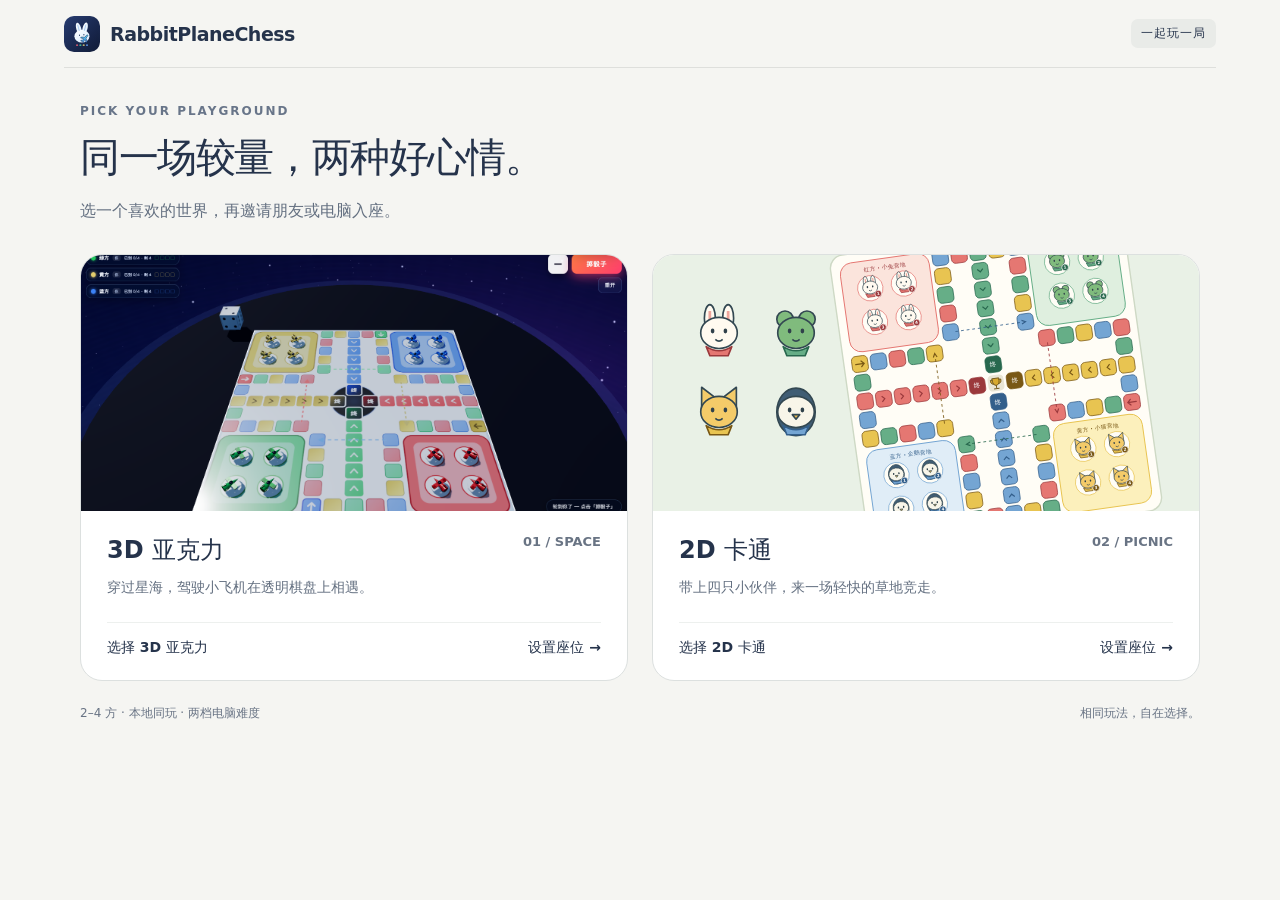
<file: public/index.html>
<!DOCTYPE html>
<html lang="zh-CN" >
<head data-page-node-id="CN0PFpDUi3VPwyFYzVptZN">
<meta charset="UTF-8" data-page-node-id="z6QvpEC3rksrD74TfRp0Hz">
<meta name="viewport" content="width=device-width, initial-scale=1.0" data-page-node-id="Oe6qfv09uklNiKjChewLHi">
<title>RabbitPlaneChess</title>
<meta name="application-name" content="RabbitPlaneChess">
<meta name="description" content="RabbitPlaneChess — 与朋友或电脑一起起飞的飞行棋游戏。">
<meta name="theme-color" content="#f5f5f2">
<meta name="apple-mobile-web-app-title" content="RabbitPlaneChess">
<meta name="apple-mobile-web-app-capable" content="yes">
<meta name="apple-mobile-web-app-status-bar-style" content="black-translucent">
<link rel="manifest" href="./manifest.webmanifest">
<link rel="icon" type="image/svg+xml" href="./icons/icon.svg">
<link rel="icon" type="image/png" sizes="32x32" href="./icons/icon-32.png">
<link rel="apple-touch-icon" sizes="180x180" href="./icons/apple-touch-icon.png">
<link rel="stylesheet" href="./styles/app.css">
</head><body>
<header id="header"><a class="brand" href="/" id="brandHome"><img src="./icons/icon.svg" alt="">RabbitPlaneChess</a><span id="themeTag" class="tag">一起玩一局</span><button id="homeButton" hidden>← 主题首页</button></header>
<main id="home" hidden><div class="eyebrow">PICK YOUR PLAYGROUND</div><h1>同一场较量，两种好心情。</h1><p>选一个喜欢的世界，再邀请朋友或电脑入座。</p><div id="themeCards" class="cards"></div><footer><span>2–4 方 · 本地同玩 · 两档电脑难度</span><span>相同玩法，自在选择。</span></footer><p id="routeMessage" role="status"></p></main>
<main id="setup" hidden><div class="setup-title"><div><span id="setupTheme" class="eyebrow"></span><h1>谁来一起玩？</h1></div><span class="tag">01 选主题 / 02 设座位</span></div><p>每种颜色独立设置，至少开启两方。</p><div class="setup-box"><div id="seats"></div><div class="setup-options"><span id="setupCount" role="status"></span><button id="testButton"></button></div><button id="startButton" class="primary wide">开始游戏 →</button><p class="rules" id="rulesText"></p></div></main>
<main id="game" hidden><div id="sceneHost"></div><aside id="playerPanel"><div class="eyebrow">本场玩家</div><div id="players"></div></aside><aside id="controls"><section class="panel"><span class="eyebrow" id="turnType"></span><h2 id="turnText"></h2><div id="diceFace" aria-label="尚未掷骰">—</div><button id="rollButton" class="primary wide" aria-keyshortcuts="Enter">掷骰子</button><p id="hint" role="status" aria-live="polite"></p><div id="pickPanel" aria-label="选择独立棋子"></div></section><section id="tips" class="panel"><div class="eyebrow">小小提示</div><p id="tipText"></p></section><div id="viewControls"><button data-view="tilt" class="on">3D</button><button data-view="top">俯视</button><button data-view="follow">跟随：关</button></div><div class="game-actions"><button id="backSetup">返回设置</button><button id="restartButton">重开一局</button></div></aside></main>
<div id="loading" hidden role="status"><div class="panel"><h2>正在准备棋盘…</h2><p>RabbitPlaneChess</p><button id="cancelLoad">返回设置</button></div></div>
<dialog id="result"><div class="eyebrow">本场名次</div><h1 id="winner"></h1><div id="ranking"></div><button id="againButton" class="primary wide">再来一局</button><button id="resultSetup" class="wide">返回设置</button><button id="resultHome" class="wide">主题首页</button></dialog>
<script type="module" src="./js/app.js"></script>
</body></html>
</file>
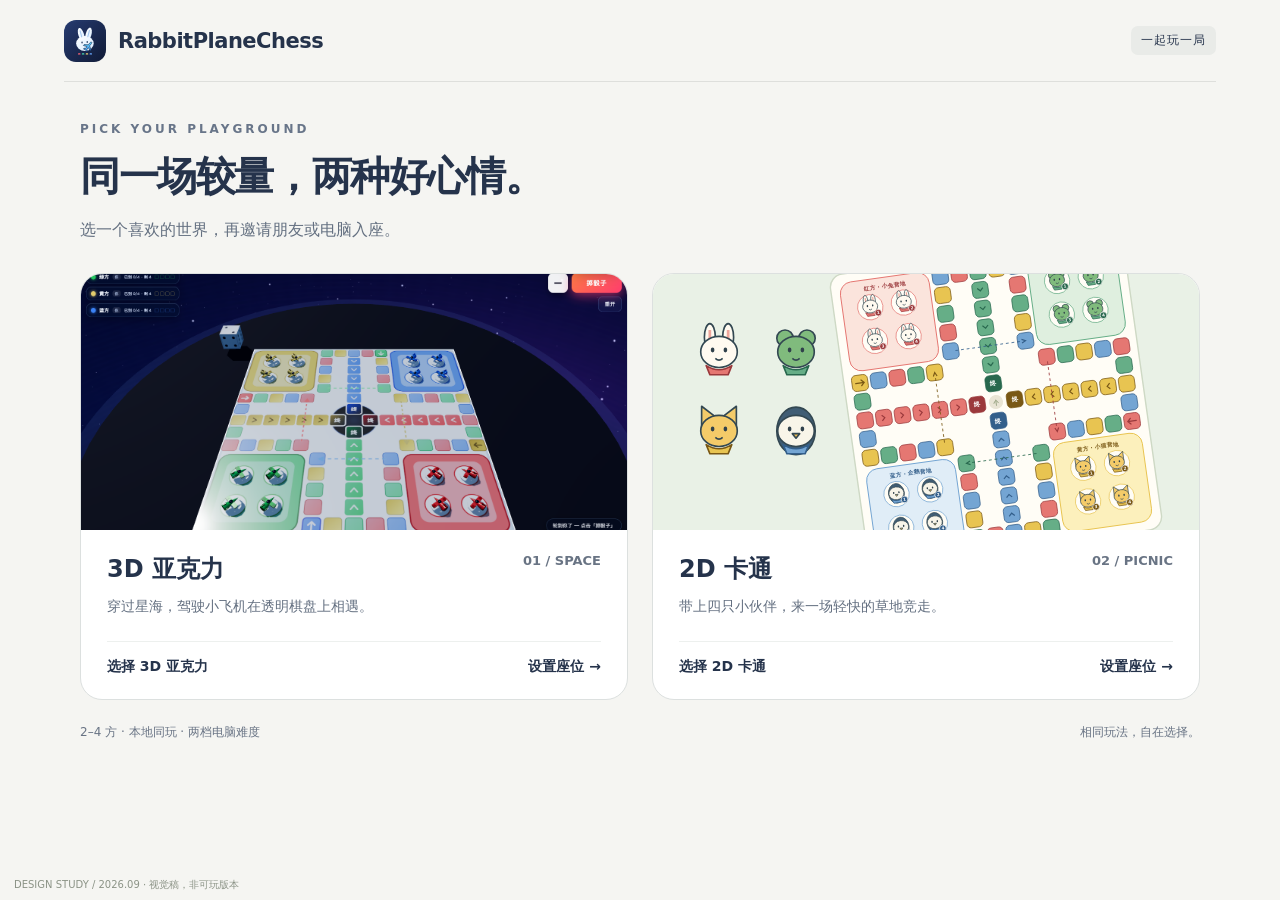
<file: docs/theme-design/index.html>
<!doctype html>
<html lang="zh-CN"><meta charset="utf-8"><meta name="viewport" content="width=device-width,initial-scale=1"><title>RabbitPlaneChess · 主题设计稿</title>
<style>
*{box-sizing:border-box}body{margin:0;background:#f5f5f2;color:#25334b;font-family:"PingFang SC",system-ui,sans-serif}button,a{font:inherit}button{cursor:pointer}button:focus-visible,a:focus-visible{outline:3px solid #397ac7;outline-offset:4px}button{color:inherit;border:1px solid #dce0df;background:white;border-radius:12px;padding:10px 18px}header{height:82px;margin:0 5%;display:flex;align-items:center;justify-content:space-between;border-bottom:1px solid #dedfdc}.brand{display:flex;gap:12px;align-items:center;font-weight:800;letter-spacing:-.5px;font-size:21px}.brand img{width:42px;border-radius:12px}.muted{color:#697484;font-size:13px}.tag{font-size:12px;padding:6px 10px;border-radius:7px;background:#e9ebe8;letter-spacing:1px}.home{max-width:1120px;margin:36px auto}.eyebrow{font-size:12px;letter-spacing:3px;font-weight:700;color:#687589}h1{font-size:40px;letter-spacing:-1.4px;margin:12px 0}p{color:#647081;line-height:1.8;margin:8px 0 22px}.cards{display:grid;grid-template-columns:1fr 1fr;gap:24px;margin-top:28px}.card{border:1px solid #dce0df;border-radius:22px;background:white;overflow:hidden;text-align:left;padding:0;transition:transform .2s,box-shadow .2s}.card:hover{transform:translateY(-4px);box-shadow:0 15px 30px #28384b15}.preview{height:256px;overflow:hidden;position:relative;background:#e9f1e6;display:flex;align-items:center;justify-content:center}.preview img{width:100%;height:100%;object-fit:cover}.preview svg{width:300px;transform:rotate(-8deg);margin-left:140px}.preview .characters{position:absolute;left:34px;top:45px;display:grid;grid-template-columns:62px 62px;gap:15px}.characters svg{width:64px;height:64px;margin:0;transform:none}.cardcopy{padding:23px 26px}.cardcopy h2{font-size:24px;margin:0 0 9px;display:flex;justify-content:space-between}.cardcopy p{font-size:14px;margin:0 0 22px}.cardcopy .action{display:flex;justify-content:space-between;border-top:1px solid #edf0ee;padding-top:16px;font-size:14px;font-weight:700}.subfoot{display:flex;justify-content:space-between;margin-top:24px;font-size:12px;color:#687384}.screen{display:none}.screen.active{display:block}.game{background:#eff3e9;min-height:100vh}.game header{height:66px}.gamewrap{display:grid;grid-template-columns:220px minmax(0,1fr) 240px;gap:22px;margin:18px auto 0;max-width:1300px;padding:0 18px}.boardwrap{display:flex;flex-direction:column;align-items:center}.boardwrap>svg{width:min(100%,calc(100vh - 166px));height:calc(100vh - 166px);filter:drop-shadow(0 9px 0 #dbe2d2)}.boardnote{font-size:11px;color:#78836c;margin-top:17px;letter-spacing:1px}.player{background:#ffffffbd;border:1px solid #dde4d9;border-radius:16px;padding:14px;margin-bottom:12px;display:flex;align-items:center;gap:12px}.player svg{width:43px;height:43px}.player strong{font-size:14px}.player small{display:block;font-size:11px;color:#6d786b;margin-top:6px}.player.current{border:2px solid #de6e68;background:#fff8f3}.sidebar-title{font-size:11px;letter-spacing:2px;color:#77826e;margin:6px 0 18px}.legend{font-size:12px;color:#6b7767;line-height:2;margin-top:24px}.panel{background:#fffdf7;border:1px solid #dce3d5;border-radius:20px;padding:22px;margin-bottom:14px}.panel h2{font-size:22px;margin:9px 0 14px}.panel p{font-size:12px;line-height:1.9;margin:12px 0;color:#697363}.dice{width:78px;height:78px;border:2px solid #cfc6b6;background:#fff;border-radius:18px;display:grid;grid-template-columns:1fr 1fr;gap:9px;padding:15px;margin:18px 0;box-shadow:0 5px 0 #e9e3d7}.dice i{width:11px;height:11px;background:#354259;border-radius:50%;margin:auto}.pick{display:flex;gap:8px}.pick button{padding:8px 0;width:42px;border:2px solid #e59b94;background:#fff0e8;font-weight:bold}.primary{background:#293b51;color:white;border:0;font-weight:700}.wide{width:100%;margin-top:10px}.setup{max-width:800px;margin:30px auto}.setup-box{border:1px solid #dce0df;background:white;padding:30px;border-radius:22px}.seatrow{display:flex;gap:12px;align-items:center;padding:13px 0;border-bottom:1px solid #eef0ec}.seatrow svg{width:48px;height:48px}.seatrow strong{width:100px;font-size:14px}.modes{display:flex;gap:6px;flex:1}.modes button{flex:1;font-size:12px;padding:10px 5px}.modes .selected{background:#293b51;color:#fff}.designnote{position:fixed;bottom:8px;left:14px;color:#8b9386;font-size:10px}.setupnav{display:flex;justify-content:space-between;align-items:center}.darksetup{background:#0b1227;color:#f1f5ff;min-height:100vh}.darksetup .setup-box{background:#18233b;border-color:#43516b}.darksetup p,.darksetup .muted{color:#b3c0d9}.darksetup button{background:#263653;color:white;border-color:#4c607a}.darksetup .modes .selected{background:#6379ec}.darksetup .seatrow{border-color:#344057}
@media(max-height:750px){.home{margin:24px auto;max-width:1030px}h1{font-size:34px}.preview{height:220px}.cards{margin-top:20px}.cardcopy{padding:20px 24px}.home p{margin-bottom:15px}.gamewrap{gap:16px;grid-template-columns:200px minmax(0,1fr) 220px}.panel{padding:18px}.setup{margin:14px auto}.setup h1{font-size:30px;margin:8px 0}.setup>p{margin:6px 0 16px}.setup-box{padding:18px 30px}.seatrow{padding:8px 0}.game .panel p{margin:8px 0}.game .panel{padding:16px}.game .wide{margin-top:8px}}
</style>
<body><section id="home" class="screen"><header><div class="brand"><img src="brand.svg">RabbitPlaneChess</div><span class="tag">一起玩一局</span></header><main class="home"><span class="eyebrow">PICK YOUR PLAYGROUND</span><h1>同一场较量，两种好心情。</h1><p>选一个喜欢的世界，再邀请朋友或电脑入座。</p><div class="cards"><button class="card" onclick="go('setup3d')"><div class="preview"><img src="3d-current.png" alt="现有 3D 游戏实际截图"></div><div class="cardcopy"><h2>3D 亚克力 <span class="muted">01 / SPACE</span></h2><p>穿过星海，驾驶小飞机在透明棋盘上相遇。</p><div class="action">选择 3D 亚克力 <span>设置座位 →</span></div></div></button><button class="card" onclick="go('setup2d')"><div class="preview" id="cartoonPreview"></div><div class="cardcopy"><h2>2D 卡通 <span class="muted">02 / PICNIC</span></h2><p>带上四只小伙伴，来一场轻快的草地竞走。</p><div class="action">选择 2D 卡通 <span>设置座位 →</span></div></div></button></div><div class="subfoot"><span>2–4 方 · 本地同玩 · 两档电脑难度</span><span>相同玩法，自在选择。</span></div></main></section>
<section id="game" class="screen game"><header><div class="brand"><img src="brand.svg">RabbitPlaneChess <span class="tag">2D 卡通</span></div><button onclick="go('home')">← 主题首页</button></header><main class="gamewrap"><aside><div class="sidebar-title">这场草地竞走</div><div id="players"></div><div class="legend">小伙伴旁的数字是独立编号。<br>同格相遇，仍可逐个选择。<br><br>虚线箭头：快速跨越<br>深色「终」格：各方终点</div></aside><div class="boardwrap" id="board"></div><aside><div class="panel"><span class="eyebrow">轮到红方 · 你</span><h2>小兔，出发吧！</h2><div class="dice"><i></i><i></i><i></i><i></i><i></i><i></i></div><strong>掷出了 6 点</strong><p>选择一只小兔走出营地。<br>也可以直接点击棋盘上的小兔。</p><div class="pick"><button>1</button><button>2</button><button>3</button><button>4</button></div></div><div class="panel"><span class="eyebrow">小小提示</span><p>掷出 6 才能出发。<br>正常行走停在本色格，额外前进 4 格。</p></div><button class="wide" onclick="go('setup2d')">返回设置</button><button class="wide" onclick="go('game')">重开一局</button></aside></main></section>
<section id="setup" class="screen"><header><div class="brand"><img src="brand.svg">RabbitPlaneChess</div><button onclick="go('home')">← 主题首页</button></header><main class="setup"><div class="setupnav"><div><span class="eyebrow" id="themeLabel"></span><h1>谁来一起玩？</h1></div><span class="tag">01 选主题　/　02 设座位</span></div><p>每种颜色独立设置，至少开启两方。</p><div class="setup-box"><div id="seats"></div><div class="setupnav" style="margin:20px 0"><span class="muted" id="seatcount">已开启 4 方</span><button onclick="this.textContent=this.textContent.includes('关')?'TEST 首掷必为 6：开':'TEST 首掷必为 6：关'">TEST 首掷必为 6：关</button></div><button class="wide primary" id="startPreview" onclick="go('game')">查看对局效果 →</button><p style="font-size:12px;margin:15px 0 0">设计预览 · 此文件仅用于确认视觉和页面流程，未接入游戏规则。</p></div></main></section><div class="designnote">DESIGN STUDY / 2026.09 · 视觉稿，非可玩版本</div>
<script src="board-data.js"></script><script>
const C=['#e57772','#66ae87','#e8c451','#74a5d3'],D=['#9b393c','#28684e','#795815','#335f8b'],L=['#fbe4dc','#dfefdf','#fcf0bc','#e0edf7'],N=['红方 · 小兔','绿方 · 青蛙','黄方 · 小猫','蓝方 · 企鹅'];
function animal(s,x=0,y=0,k=1,id=''){let a='';if(s===0)a='<ellipse cx="-10" cy="-18" rx="6" ry="15" fill="#fffaf0"/><ellipse cx="10" cy="-18" rx="6" ry="15" fill="#fffaf0"/><path d="M-10-26v14M10-26v14" stroke="#eda59b" stroke-width="3"/>';
if(s===1)a='<circle cx="-12" cy="-17" r="9" fill="#80bb7d"/><circle cx="12" cy="-17" r="9" fill="#80bb7d"/>';
if(s===2)a='<path d="M-19-5l0-24 17 13M19-5l0-24-17 13" fill="#f4cb69"/>';
if(s===3)a='<ellipse cy="-2" rx="21" ry="26" fill="#405d74"/>';
return `<g transform="translate(${x} ${y}) scale(${k})" stroke="#334852" stroke-width="1.8" stroke-linejoin="round">${a}<ellipse cy="-2" rx="20" ry="17" fill="${['#fffaf0','#80bb7d','#f4cb69','#f8f5e9'][s]}"/><g fill="#30414b" stroke="none"><ellipse cx="-7" cy="-4" rx="2" ry="2.7"/><ellipse cx="7" cy="-4" rx="2" ry="2.7"/></g>${s===3?'<path d="M-4 1h8L0 6z" fill="#e6b64e"/>':'<path d="M-4 5q4 4 8 0" fill="none"/>'}<path d="M-14 13Q0 22 14 13L10 23H-10Z" fill="${C[s]}" stroke="${D[s]}"/>${id?`<circle cx="19" cy="17" r="9" fill="${D[s]}" stroke="#fffdf7"/><text x="19" y="20.5" text-anchor="middle" stroke="none" fill="white" font-size="11" font-weight="800">${id}</text>`:''}</g>`}
function portrait(s){return `<svg viewBox="-34 -38 68 70">${animal(s)}</svg>`}
function board(){const {PATH,HOMES,STARTS,BASE_ORIGIN,BASE_SLOTS}=BOARD;let o='<svg xmlns="http://www.w3.org/2000/svg" viewBox="-18 -18 636 636" role="img" aria-label="15乘15逻辑网格卡通棋盘"><rect x="-14" y="-14" width="628" height="628" rx="28" fill="#fffdf6" stroke="#ced9c5" stroke-width="3"/>';const xy=p=>p.map(v=>v*40+20);const tile=(p,s,end=false)=>{let [x,y]=xy(p);return `<rect x="${x-17}" y="${y-17}" width="34" height="34" rx="9" fill="${end?D[s]:C[s]}" stroke="${D[s]}" stroke-width="1.5"/>`};
BASE_ORIGIN.forEach((p,s)=>{let [x,y]=p.map(v=>v*40);o+=`<rect x="${x+5}" y="${y+5}" width="190" height="190" rx="25" fill="${L[s]}" stroke="${C[s]}" stroke-width="2"/><text x="${x+100}" y="${y+28}" text-anchor="middle" fill="${D[s]}" font-size="12" font-weight="700">${N[s]}营地</text>`;BASE_SLOTS.forEach((b,id)=>{let [px,py]=xy([p[0]+b[0],p[1]+b[1]]);o+=`<circle cx="${px}" cy="${py}" r="27" fill="#fffdf6" stroke="${C[s]}" stroke-width="1.5"/>`+animal(s,px,py,.8,id+1)})});
o+='<circle cx="300" cy="300" r="15" fill="#e9e5d5"/><path d="M295 303q5-12 10 0M300 295v13" stroke="#9ca786" fill="none" stroke-width="2"/>';
PATH.forEach((p,i)=>{let s=(i+2)%4;o+=tile(p,s);if(STARTS.includes(i)){let[x,y]=xy(p),b=PATH[(i+1)%52],a=Math.atan2(b[1]-p[1],b[0]-p[0])*180/Math.PI;o+=`<path d="M-9 0H9M3-6l6 6-6 6" transform="translate(${x} ${y}) rotate(${a})" fill="none" stroke="${D[s]}" stroke-width="2.7" stroke-linecap="round"/>`}});
HOMES.forEach((ps,s)=>ps.forEach((p,i)=>{let[x,y]=xy(p);o+=tile(p,s,i===5);o+=i===5?`<text x="${x}" y="${y+5}" text-anchor="middle" fill="white" font-size="14" font-weight="800">终</text>`:`<path d="M-4-6l6 6-6 6" transform="translate(${x} ${y}) rotate(${[0,90,180,-90][s]})" stroke="${D[s]}" stroke-width="2.5" fill="none"/>`;}));
STARTS.forEach((start,s)=>{let a=xy(PATH[(start+18)%52]),b=xy(PATH[(start+30)%52]),dx=(b[0]-a[0])/Math.hypot(b[0]-a[0],b[1]-a[1]),dy=(b[1]-a[1])/Math.hypot(b[0]-a[0],b[1]-a[1]);o+=`<path d="M${a[0]+dx*10} ${a[1]+dy*10}L${b[0]-dx*12} ${b[1]-dy*12}" stroke="${D[s]}" stroke-width="2.2" stroke-dasharray="6 6" fill="none" opacity=".8"/><path d="M-8-4L0 0-8 4" transform="translate(${b[0]} ${b[1]}) rotate(${Math.atan2(dy,dx)*180/Math.PI})" stroke="${D[s]}" stroke-width="2.5" fill="none"/>`});return o+'</svg>'}
document.getElementById('board').innerHTML=board()+'<div class="boardnote">四个独立终点 · 中心小芽仅作装饰</div>';
document.getElementById('cartoonPreview').innerHTML=board()+'<div class="characters">'+C.map((_,s)=>portrait(s)).join('')+'</div>';
document.getElementById('players').innerHTML=C.map((c,s)=>`<div class="player ${s===0?'current':''}">${portrait(s)}<div><strong>${N[s]}</strong><small>${['人类 · 当前回合','聪明电脑','简单电脑','人类'][s]}　到达 0/4</small></div></div>`).join('');
function go(v){location.hash=v;render(v)}
function render(v){let setup=v.startsWith('setup');document.querySelectorAll('.screen').forEach(e=>e.classList.toggle('active',e.id===(setup?'setup':v)));if(setup){let dark=v==='setup3d';document.getElementById('setup').classList.toggle('darksetup',dark);document.getElementById('themeLabel').textContent=dark?'3D 亚克力 / SPACE':'2D 卡通 / PICNIC';document.getElementById('seats').innerHTML=C.map((c,s)=>`<div class="seatrow">${dark?`<span style="width:48px;text-align:center;color:${c};font-size:28px">✈</span>`:portrait(s)}<strong>${dark?['红方','绿方','黄方','蓝方'][s]:N[s]}</strong><div class="modes">${['人类','简单电脑','聪明电脑','关闭'].map((m,i)=>`<button class="${i===[0,2,1,0][s]?'selected':''}" onclick="this.parentElement.querySelectorAll('button').forEach(b=>b.classList.remove('selected'));this.classList.add('selected')">${m}</button>`).join('')}</div></div>`).join('');document.getElementById('startPreview').onclick=()=>dark?window.open('3d-current.png','_blank'):go('game');}}
addEventListener('hashchange',()=>render(location.hash.slice(1)||'home'));render(location.hash.slice(1)||'home');
</script></body></html>
</file>
<file: public/styles/app.css>
:root{font-family:"PingFang SC","Microsoft YaHei",system-ui,sans-serif;color:#25334b;background:#f5f5f2;font-synthesis:none}
*{box-sizing:border-box}body{margin:0;min-height:100vh}button,a{font:inherit}button{color:inherit;border:1px solid #dce0df;background:white;border-radius:12px;padding:10px 18px;cursor:pointer;transition:background .15s}button:hover:not(:disabled){filter:brightness(.97)}button:disabled{opacity:.5;cursor:not-allowed}button:focus-visible,a:focus-visible,[role=button]:focus-visible{outline:3px solid #397ac7;outline-offset:4px}[hidden]{display:none!important}
#header{height:68px;margin:0 5%;display:flex;align-items:center;gap:14px;border-bottom:1px solid #dedfdc;position:relative;z-index:10}.brand{display:flex;gap:10px;align-items:center;font-weight:800;letter-spacing:-.5px;font-size:19px;color:inherit;text-decoration:none}.brand img{width:36px;border-radius:10px}#homeButton{margin-left:auto}body[data-page=home] #themeTag{margin-left:auto}.tag{font-size:12px;padding:6px 10px;border-radius:7px;background:#e9ebe8;letter-spacing:1px}.eyebrow{font-size:12px;letter-spacing:2px;font-weight:700;color:#687589}h1{font-size:40px;letter-spacing:-1.4px;margin:12px 0}p{color:#647081;line-height:1.8;margin:8px 0 22px}.primary{background:#293b51;color:white;border:0;font-weight:700}.wide{width:100%;margin-top:10px}svg{display:block}
#home{max-width:1120px;margin:36px auto}.cards{display:grid;grid-template-columns:1fr 1fr;gap:24px;margin-top:28px}.card{border:1px solid #dce0df;border-radius:22px;background:white;overflow:hidden;text-align:left;padding:0;transition:transform .2s,box-shadow .2s}.card:hover{transform:translateY(-4px);box-shadow:0 15px 30px #28384b15}.preview{height:256px;overflow:hidden;position:relative;background:#e9f1e6;display:flex;align-items:center;justify-content:center}.preview img{width:100%;height:100%;object-fit:cover}.preview>svg{width:300px;transform:rotate(-8deg);margin-left:140px;flex-shrink:0}.preview .characters{position:absolute;left:34px;top:45px;display:grid;grid-template-columns:62px 62px;gap:15px}.characters svg{width:64px;height:64px}.cardcopy{padding:23px 26px}.cardcopy h2{font-size:24px;margin:0 0 9px;display:flex;justify-content:space-between}.cardcopy h2 span{color:#697484;font-size:13px}.cardcopy p{font-size:14px;margin:0 0 22px}.cardcopy .action{display:flex;justify-content:space-between;border-top:1px solid #edf0ee;padding-top:16px;font-size:14px;font-weight:700}footer{display:flex;justify-content:space-between;margin-top:24px;font-size:12px;color:#687384}
#setup{max-width:800px;margin:26px auto}.setup-title,.setup-options{display:flex;justify-content:space-between;align-items:center;gap:12px}.setup-box{border:1px solid #dce0df;background:white;padding:24px 30px;border-radius:22px}.seatrow{display:flex;gap:12px;align-items:center;padding:10px 0;border-bottom:1px solid #eef0ec}.seatrow svg{width:48px;height:48px}.seatrow strong{width:100px;font-size:14px}.seat-icon{width:48px;text-align:center;font-size:28px;flex-shrink:0}.modes{display:flex;gap:6px;flex:1}.modes button{flex:1;font-size:12px;padding:10px 5px}.modes .selected{background:#293b51;color:#fff}.seatrow.off>svg,.seatrow.off>.seat-icon{filter:grayscale(1);opacity:.4}.seatrow.off>strong{color:#7b8387}.setup-options{margin:16px 0;font-size:12px;color:#697484}.rules{font-size:12px;margin:14px 0 0}.error{color:#b33137!important}
body[data-page=game]{height:100vh;overflow:hidden}body[data-theme=cartoon][data-page=game]{background:#eff3e9}body[data-page=game] #header{height:58px}
body[data-theme=cartoon] #game{display:grid;grid-template-columns:220px minmax(0,1fr) 240px;gap:22px;margin:18px auto 0;max-width:1300px;padding:0 18px}
body[data-theme=cartoon] #sceneHost{grid-column:2;grid-row:1;display:flex;justify-content:center;align-items:flex-start}
.cartoon-board{width:min(100%,calc(100vh - 140px));height:calc(100vh - 140px);filter:drop-shadow(0 8px 0 #dbe2d2)}
body[data-theme=cartoon] #playerPanel{grid-column:1;grid-row:1}body[data-theme=cartoon] #controls{grid-column:3;grid-row:1}body[data-theme=cartoon] #turnText{color:var(--turn-seat)}.player{background:#ffffffbd;border:1px solid #dde4d9;border-radius:16px;padding:13px;margin:12px 0;display:flex;align-items:center;gap:10px}.player svg{width:40px;height:43px;flex-shrink:0}.player strong{font-size:14px}.player small{display:block;font-size:11px;color:#6d786b;margin-top:5px}.player.current{border:2px solid var(--seat);background:#fff8f3}.player .progress{font-size:11px;white-space:nowrap;margin-top:6px}.state-pips{display:flex;gap:5px;margin-top:6px}.state-pips i{width:10px;height:10px;border:1px solid var(--seat);border-radius:3px;display:grid;place-items:center;font-style:normal}.state-pips i.track,.state-pips i.home{background:var(--seat)}.state-pips i.done{background:#293b51;border-color:#293b51}body[data-theme=cartoon] .state-pips i.done{background:var(--seat-dark);border-color:var(--seat-dark)}body[data-theme=cartoon] .state-pips i.done::after{content:'✓';color:#fff;font-size:8px;font-weight:900;line-height:1}.panel{background:#fffdf7;border:1px solid #dce3d5;border-radius:20px;padding:20px;margin-bottom:14px}.panel h2{font-size:20px;margin:9px 0 14px}.panel p{font-size:12px;line-height:1.9;margin:12px 0;color:#697363}#diceFace{width:70px;height:70px;border:2px solid #cfc6b6;background:white;border-radius:16px;display:flex;align-items:center;justify-content:center;font-size:35px;font-weight:800;color:#293b51;margin:14px 0;box-shadow:0 5px 0 #e9e3d7}#diceFace.rolling{animation:shake .18s infinite}#diceFace svg{width:100%;height:100%}@keyframes shake{0%,100%{transform:rotate(-7deg)}50%{transform:rotate(7deg)}}#hint{min-height:46px}#pickPanel{display:flex;gap:8px;flex-wrap:wrap}#pickPanel button{padding:8px 0;width:40px;border:2px solid var(--seat);background:white;font-weight:800;color:#293b51}#pickPanel button:hover{background:#fff2d8}#viewControls{display:flex;gap:6px;margin-bottom:10px}#viewControls button{padding:8px 12px;font-size:12px}.game-actions{display:flex;gap:8px;flex-direction:column}.game-actions button{width:100%}.piece-ring{opacity:.85}.in-base:not(.pickable) .piece-ring{opacity:0}.pickable{cursor:pointer}.pickable .piece-ring{stroke:#b28021;stroke-width:3;fill:#fff2a8;filter:drop-shadow(0 0 2px #d89c27)}.pickable:hover .piece-ring{stroke:#293b51;stroke-width:4}
#loading{position:fixed;inset:0;z-index:80;background:#101b35da;display:grid;place-items:center}#loading .panel{text-align:center;min-width:320px;color:#25334b}dialog{border:1px solid #dce0df;border-radius:24px;padding:28px;width:min(480px,90vw);color:#25334b;box-shadow:0 20px 80px #0005}dialog::backdrop{background:#091327b8;backdrop-filter:blur(8px)}dialog h1{font-size:27px}dialog .ranking-row{display:flex;align-items:center;justify-content:space-between;padding:12px 0;border-bottom:1px solid #e1e5e7;font-size:14px}
/* Original acrylic viewport, fixed 45-degree camera and translucent HUD. */
body[data-theme=acrylic]:not([data-page=home]){background:#080f23;color:#f4f8ff}body[data-theme=acrylic] #header{border-color:#8fbaff25}body[data-theme=acrylic] .tag{background:#30446480;color:#c9d8f0}body[data-theme=acrylic] button{background:#273d5c99;border-color:#91b6ff40;color:#f4f8ff}body[data-theme=acrylic] .primary,body[data-theme=acrylic] .modes .selected{background:linear-gradient(135deg,#4f7cff,#7b5cff)}body[data-theme=acrylic] p,body[data-theme=acrylic] .eyebrow,body[data-theme=acrylic] .setup-options{color:#b2c3e6}body[data-theme=acrylic] .setup-box{background:#142139e8;border-color:#8fbaff40}body[data-theme=acrylic] .seatrow{border-color:#8fbaff20}body[data-theme=acrylic] #scene{position:fixed;inset:0;width:100%;height:100%;display:block}body[data-theme=acrylic][data-page=game] #header{border:0;pointer-events:none;height:52px;margin:0 18px}body[data-theme=acrylic][data-page=game] #header>*{pointer-events:auto}body[data-theme=acrylic][data-page=game] .brand{font-size:15px}body[data-theme=acrylic][data-page=game] .brand img{width:28px}body[data-theme=acrylic][data-page=game] #themeTag{display:none}body[data-theme=acrylic] #playerPanel{position:fixed;top:60px;left:14px;width:240px;z-index:5}body[data-theme=acrylic] #playerPanel>.eyebrow{display:none}body[data-theme=acrylic] .player{padding:8px 11px;border-radius:13px;background:#040f2794;border:1px solid #8fc4ff38;backdrop-filter:blur(14px) saturate(1.25);box-shadow:inset 0 1px #fff1,0 7px 22px #0005;margin:8px 0}body[data-theme=acrylic] .player.current{border-color:#ffffff80}body[data-theme=acrylic] .player strong{font-size:13px}body[data-theme=acrylic] .player small{color:#b2c3e6}body[data-theme=acrylic] .player .seat-icon{width:24px;font-size:22px}body[data-theme=acrylic] #controls{position:fixed;right:14px;top:60px;width:220px;z-index:5}body[data-theme=acrylic] .panel{background:#030c2099;backdrop-filter:blur(18px) saturate(1.28);border-color:#89beff4d;border-radius:16px;padding:14px;box-shadow:inset 0 1px #fff2,0 10px 34px #0005}body[data-theme=acrylic] .panel h2{font-size:16px}body[data-theme=acrylic] #tips{display:none}body[data-theme=acrylic] #pickPanel button{background:var(--seat);color:#17233b}body[data-theme=acrylic] #viewControls .on{border-color:#adceff;background:#537fc36b}body[data-theme=acrylic] dialog button{color:#25334b;background:#edf0f4}body[data-theme=acrylic] dialog .primary{color:white}
@media(max-height:750px){#home{margin:24px auto;max-width:1030px}h1{font-size:34px}.preview{height:220px}.cards{margin-top:20px}.cardcopy{padding:20px 24px}#home p{margin-bottom:15px}#setup{margin:14px auto}#setup h1{font-size:30px;margin:8px 0}#setup>p{margin:6px 0 16px}.setup-box{padding:18px 30px}.seatrow{padding:8px 0}body[data-theme=cartoon] #game{gap:16px;grid-template-columns:200px minmax(0,1fr) 220px}.panel{padding:16px}.panel p{margin:8px 0}.player{padding:10px}#diceFace{width:60px;height:60px;margin:10px 0}#tips{padding:12px 16px}.panel h2{margin:8px 0 10px}.wide{margin-top:8px}#hint{min-height:40px}body[data-theme=acrylic] #controls{width:205px}}
@media(max-width:1050px){#home,#setup{margin:24px}.preview .characters{left:15px;grid-template-columns:42px 42px}.characters svg{width:48px}.preview>svg{margin-left:100px}body[data-theme=cartoon] #game{grid-template-columns:150px minmax(0,1fr) 180px;gap:12px;padding:0 12px}.player svg{width:30px}.player{gap:6px;padding:8px}.panel{padding:12px}#pickPanel{gap:4px}#pickPanel button{width:32px}}
@media(max-width:700px){#header{margin:0 14px;height:60px}.brand{font-size:16px}.brand img{width:30px}.tag{display:none}.cards{grid-template-columns:1fr}.preview{height:210px}h1{font-size:28px}.setup-title{display:block}.setup-box{padding:15px}.seatrow{flex-wrap:wrap}.modes{flex-basis:100%}.seatrow strong{width:auto}footer{gap:16px}.setup-options{flex-wrap:wrap}body[data-page=game]{overflow:auto}body[data-theme=cartoon] #game{display:flex;flex-direction:column}body[data-theme=cartoon] #sceneHost{order:0}.cartoon-board{width:100%;height:auto}body[data-theme=cartoon] #playerPanel{order:1}body[data-theme=cartoon] #controls{order:2}body[data-theme=cartoon] #players{display:grid;grid-template-columns:1fr 1fr;gap:6px}#tips{display:none}}
</file>
